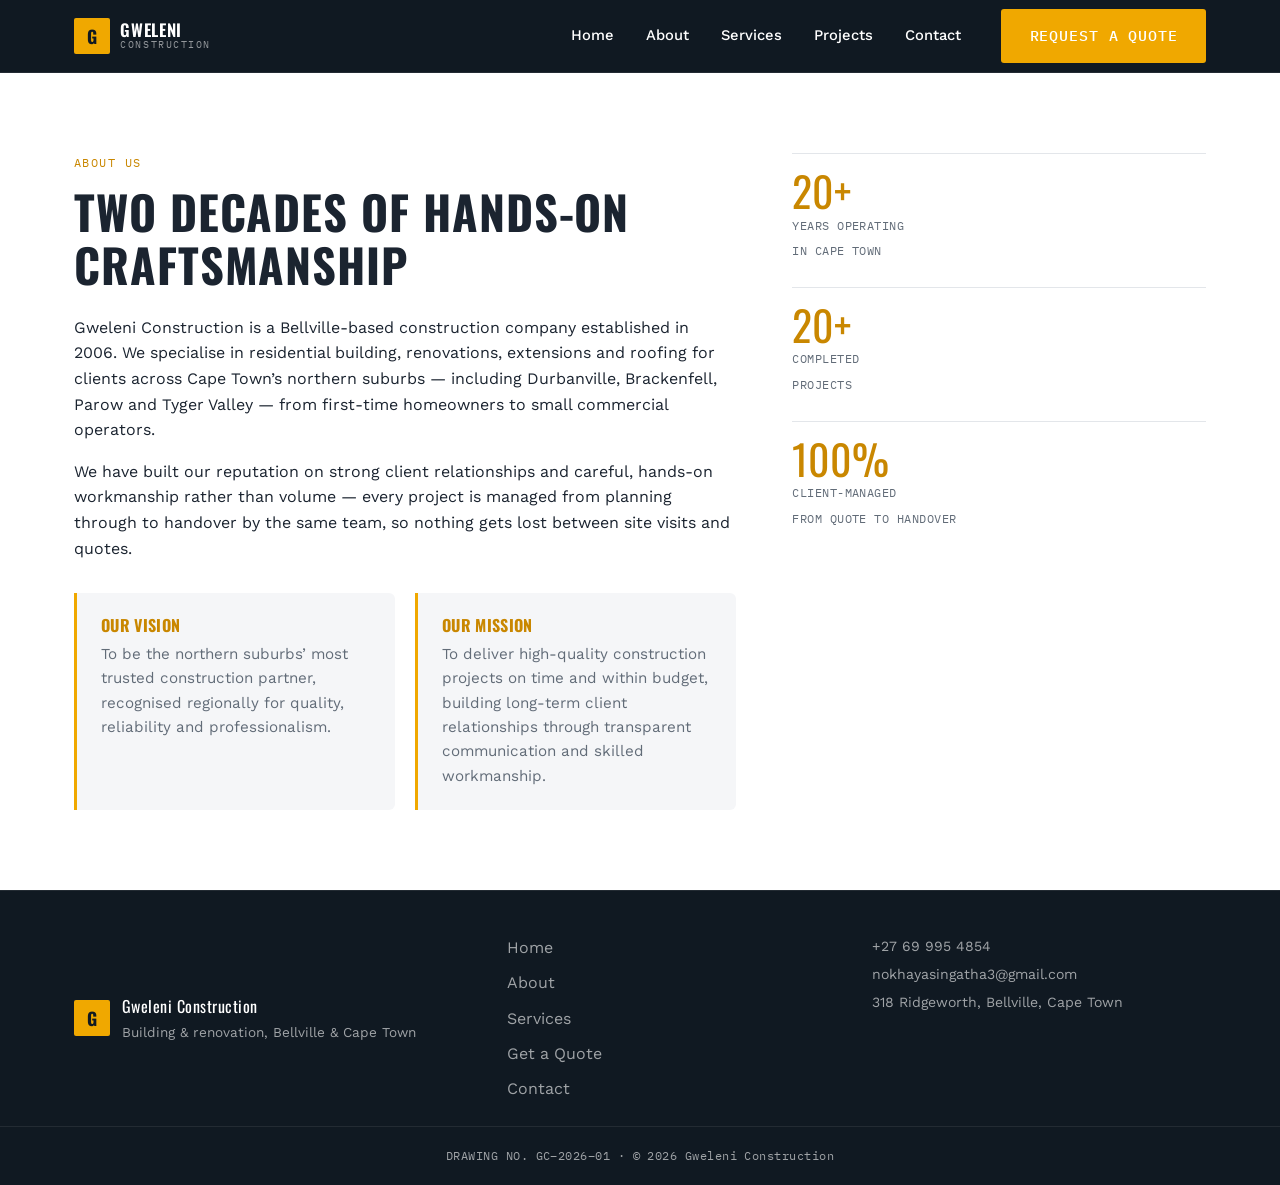
<file: gweleni-site-part2/gweleni-site/about.html>
<!DOCTYPE html>
<html lang="en">
<head>
<meta charset="UTF-8">
<meta name="viewport" content="width=device-width, initial-scale=1.0">
<title>About Us | Gweleni Construction</title>
<meta name="description" content="Gweleni Construction is a Bellville-based building company established in 2006, serving Cape Town's northern suburbs.">
<link rel="preconnect" href="https://fonts.googleapis.com">
<link rel="preconnect" href="https://fonts.gstatic.com" crossorigin>
<link href="https://fonts.googleapis.com/css2?family=Oswald:wght@500;600;700&family=Work+Sans:wght@400;500;600&family=IBM+Plex+Mono:wght@500&display=swap" rel="stylesheet">
<link rel="stylesheet" href="css/style.css">
</head>
<body>

<input type="checkbox" id="nav-toggle" class="nav-toggle-input">

<!-- Site header and main navigation: identical on every page -->
<header class="site-header">
  <div class="header-inner">
    <a href="index.html" class="logo">
      <span class="logo-mark" aria-hidden="true">G</span>
      <span class="logo-text">GWELENI<span class="logo-sub">CONSTRUCTION</span></span>
    </a>

    <label for="nav-toggle" class="nav-toggle-btn" aria-label="Open menu">
      <span></span><span></span><span></span>
    </label>

    <nav class="main-nav" aria-label="Main navigation">
      <a href="index.html">Home</a>
      <a href="about.html">About</a>
      <a href="services.html">Services</a>
      <a href="index.html#projects">Projects</a>
      <a href="contact.html">Contact</a>
      <a href="enquiry.html" class="btn btn-gold nav-cta">Request a Quote</a>
    </nav>
  </div>
</header>

<main>

  <!-- Full About Us content: company story, mission, vision, key stats.
       Split into a wide copy column and a narrow stats sidebar (.about-grid
       in the shared stylesheet) so the key numbers stay visible next to the
       story instead of being buried below it. -->
  <section class="about" id="about">
    <div class="section-inner about-grid">
      <div class="about-copy">
        <p class="eyebrow">About Us</p>
        <h1>Two decades of hands&#8209;on craftsmanship</h1>
        <p>Gweleni Construction is a Bellville-based construction company established in 2006.
          We specialise in residential building, renovations, extensions and roofing for
          clients across Cape Town&rsquo;s northern suburbs &mdash; including Durbanville,
          Brackenfell, Parow and Tyger Valley &mdash; from first-time homeowners to small
          commercial operators.</p>
        <p>We have built our reputation on strong client relationships and careful, hands-on
          workmanship rather than volume &mdash; every project is managed from planning through
          to handover by the same team, so nothing gets lost between site visits and quotes.</p>

        <!-- Vision and mission are kept as two short, separate cards rather
             than one merged paragraph, since they answer different
             questions (where the company is going vs. how it delivers day
             to day) and are easier to scan side by side. -->
        <div class="mission-vision">
          <div class="mv-card">
            <h2>Our Vision</h2>
            <p>To be the northern suburbs&rsquo; most trusted construction partner, recognised
              regionally for quality, reliability and professionalism.</p>
          </div>
          <div class="mv-card">
            <h2>Our Mission</h2>
            <p>To deliver high-quality construction projects on time and within budget, building
              long-term client relationships through transparent communication and skilled
              workmanship.</p>
          </div>
        </div>
      </div>

      <!-- <aside> is the correct element here since the stats support the
           main story but aren't part of its reading order; aria-label gives
           it an accessible name since it has no visible heading of its
           own. -->
      <aside class="about-stats" aria-label="Company statistics">
        <div class="stat">
          <span class="stat-num">20+</span>
          <span class="stat-label">Years operating<br>in Cape Town</span>
        </div>
        <div class="stat">
          <span class="stat-num">20+</span>
          <span class="stat-label">Completed<br>projects</span>
        </div>
        <div class="stat">
          <span class="stat-num">100%</span>
          <span class="stat-label">Client-managed<br>from quote to handover</span>
        </div>
      </aside>
    </div>
  </section>

</main>

<!-- Footer / title block: identical on every page -->
<footer class="site-footer">
  <div class="section-inner footer-inner">
    <div class="footer-brand">
      <span class="logo-mark" aria-hidden="true">G</span>
      <div>
        <p class="footer-name">Gweleni Construction</p>
        <p class="footer-tag">Building &amp; renovation, Bellville &amp; Cape Town</p>
      </div>
    </div>

    <nav class="footer-links" aria-label="Footer navigation">
      <a href="index.html">Home</a>
      <a href="about.html">About</a>
      <a href="services.html">Services</a>
      <a href="enquiry.html">Get a Quote</a>
      <a href="contact.html">Contact</a>
    </nav>

    <div class="footer-contact">
      <a href="tel:+27699954854">+27 69 995 4854</a>
      <a href="mailto:nokhayasingatha3@gmail.com">nokhayasingatha3@gmail.com</a>
      <span>318 Ridgeworth, Bellville, Cape Town</span>
    </div>
  </div>
  <p class="footer-stamp">DRAWING NO. GC&ndash;2026&ndash;01 &middot; &copy; 2026 Gweleni Construction</p>
</footer>

</body>
</html>
</file>
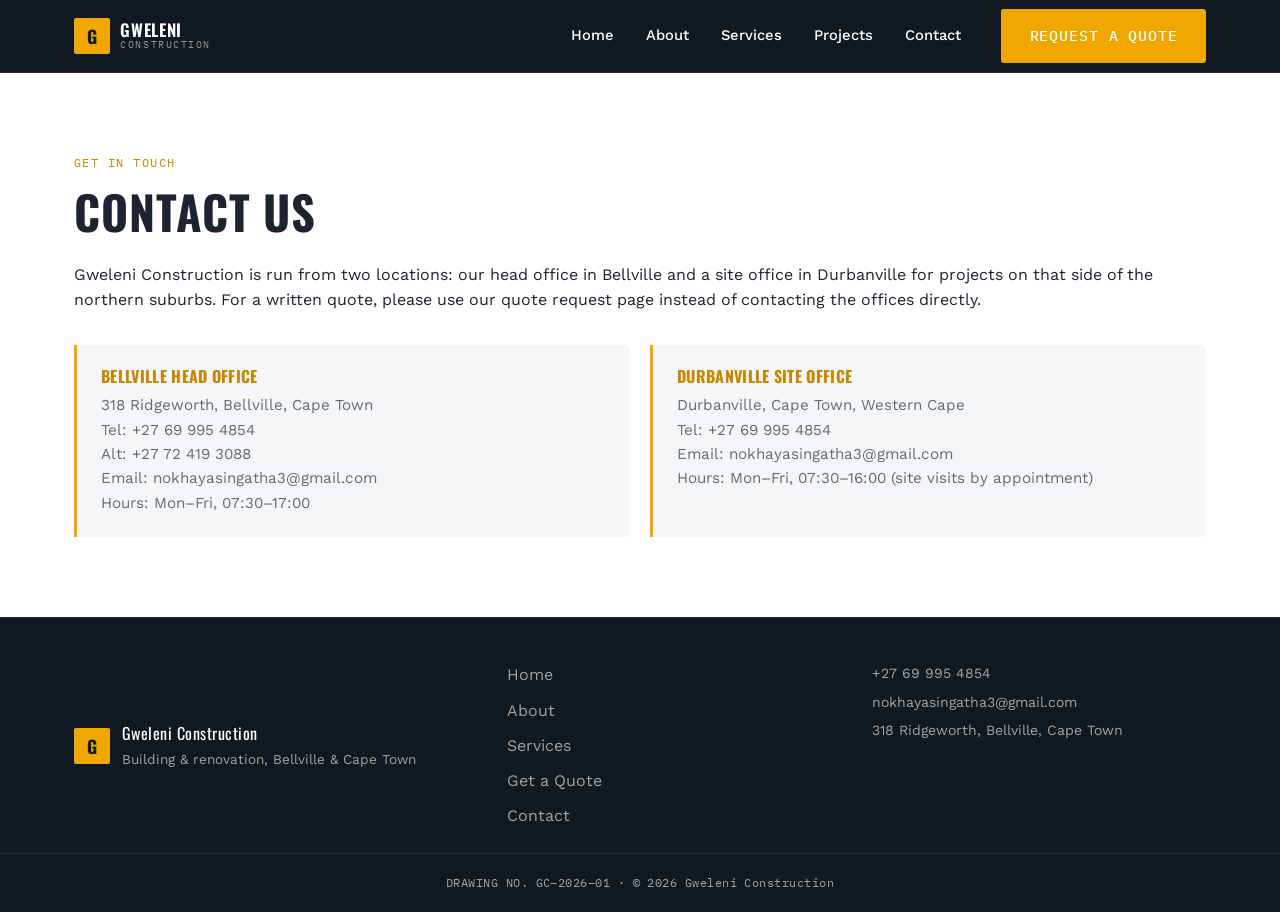
<file: gweleni-site-part2/gweleni-site/contact.html>
<!DOCTYPE html>
<html lang="en">
<head>
<meta charset="UTF-8">
<meta name="viewport" content="width=device-width, initial-scale=1.0">
<title>Contact Us | Gweleni Construction</title>
<meta name="description" content="Contact Gweleni Construction's Bellville head office or Durbanville site office.">
<link rel="preconnect" href="https://fonts.googleapis.com">
<link rel="preconnect" href="https://fonts.gstatic.com" crossorigin>
<link href="https://fonts.googleapis.com/css2?family=Oswald:wght@500;600;700&family=Work+Sans:wght@400;500;600&family=IBM+Plex+Mono:wght@500&display=swap" rel="stylesheet">
<link rel="stylesheet" href="css/style.css">
</head>
<body>

<input type="checkbox" id="nav-toggle" class="nav-toggle-input">

<header class="site-header">
  <div class="header-inner">
    <a href="index.html" class="logo">
      <span class="logo-mark" aria-hidden="true">G</span>
      <span class="logo-text">GWELENI<span class="logo-sub">CONSTRUCTION</span></span>
    </a>

    <label for="nav-toggle" class="nav-toggle-btn" aria-label="Open menu">
      <span></span><span></span><span></span>
    </label>

    <nav class="main-nav" aria-label="Main navigation">
      <a href="index.html">Home</a>
      <a href="about.html">About</a>
      <a href="services.html">Services</a>
      <a href="index.html#projects">Projects</a>
      <a href="contact.html">Contact</a>
      <a href="enquiry.html" class="btn btn-gold nav-cta">Request a Quote</a>
    </nav>
  </div>
</header>

<main>

  <!-- Contact details for both offices. This page is deliberately
       information-only (no form) — visitors who want a quote are pointed to
       enquiry.html instead, so there's a single place handling form
       submissions rather than two separate forms to maintain. -->
  <section class="about" id="contact">
    <div class="section-inner">
      <p class="eyebrow">Get In Touch</p>
      <h1>Contact us</h1>
      <p>Gweleni Construction is run from two locations: our head office in Bellville and a site
        office in Durbanville for projects on that side of the northern suburbs. For a written
        quote, please use our <a href="enquiry.html">quote request page</a> instead of contacting
        the offices directly.</p>

      <!-- Reuses the .mission-vision two-card layout from about.html rather
           than writing a new grid, since it's the same "two short blocks
           side by side" pattern — keeps the stylesheet smaller and the two
           pages visually consistent. -->
      <div class="mission-vision">
        <div class="mv-card">
          <h2>Bellville Head Office</h2>
          <p>318 Ridgeworth, Bellville, Cape Town<br>
            Tel: <a href="tel:+27699954854">+27 69 995 4854</a><br>
            Alt: <a href="tel:+27724193088">+27 72 419 3088</a><br>
            Email: <a href="mailto:nokhayasingatha3@gmail.com">nokhayasingatha3@gmail.com</a><br>
            Hours: Mon&ndash;Fri, 07:30&ndash;17:00</p>
        </div>
        <div class="mv-card">
          <h2>Durbanville Site Office</h2>
          <p>Durbanville, Cape Town, Western Cape<br>
            Tel: <a href="tel:+27699954854">+27 69 995 4854</a><br>
            Email: <a href="mailto:nokhayasingatha3@gmail.com">nokhayasingatha3@gmail.com</a><br>
            Hours: Mon&ndash;Fri, 07:30&ndash;16:00 (site visits by appointment)</p>
        </div>
      </div>
    </div>
  </section>

</main>

<footer class="site-footer">
  <div class="section-inner footer-inner">
    <div class="footer-brand">
      <span class="logo-mark" aria-hidden="true">G</span>
      <div>
        <p class="footer-name">Gweleni Construction</p>
        <p class="footer-tag">Building &amp; renovation, Bellville &amp; Cape Town</p>
      </div>
    </div>

    <nav class="footer-links" aria-label="Footer navigation">
      <a href="index.html">Home</a>
      <a href="about.html">About</a>
      <a href="services.html">Services</a>
      <a href="enquiry.html">Get a Quote</a>
      <a href="contact.html">Contact</a>
    </nav>

    <div class="footer-contact">
      <a href="tel:+27699954854">+27 69 995 4854</a>
      <a href="mailto:nokhayasingatha3@gmail.com">nokhayasingatha3@gmail.com</a>
      <span>318 Ridgeworth, Bellville, Cape Town</span>
    </div>
  </div>
  <p class="footer-stamp">DRAWING NO. GC&ndash;2026&ndash;01 &middot; &copy; 2026 Gweleni Construction</p>
</footer>

</body>
</html>
</file>
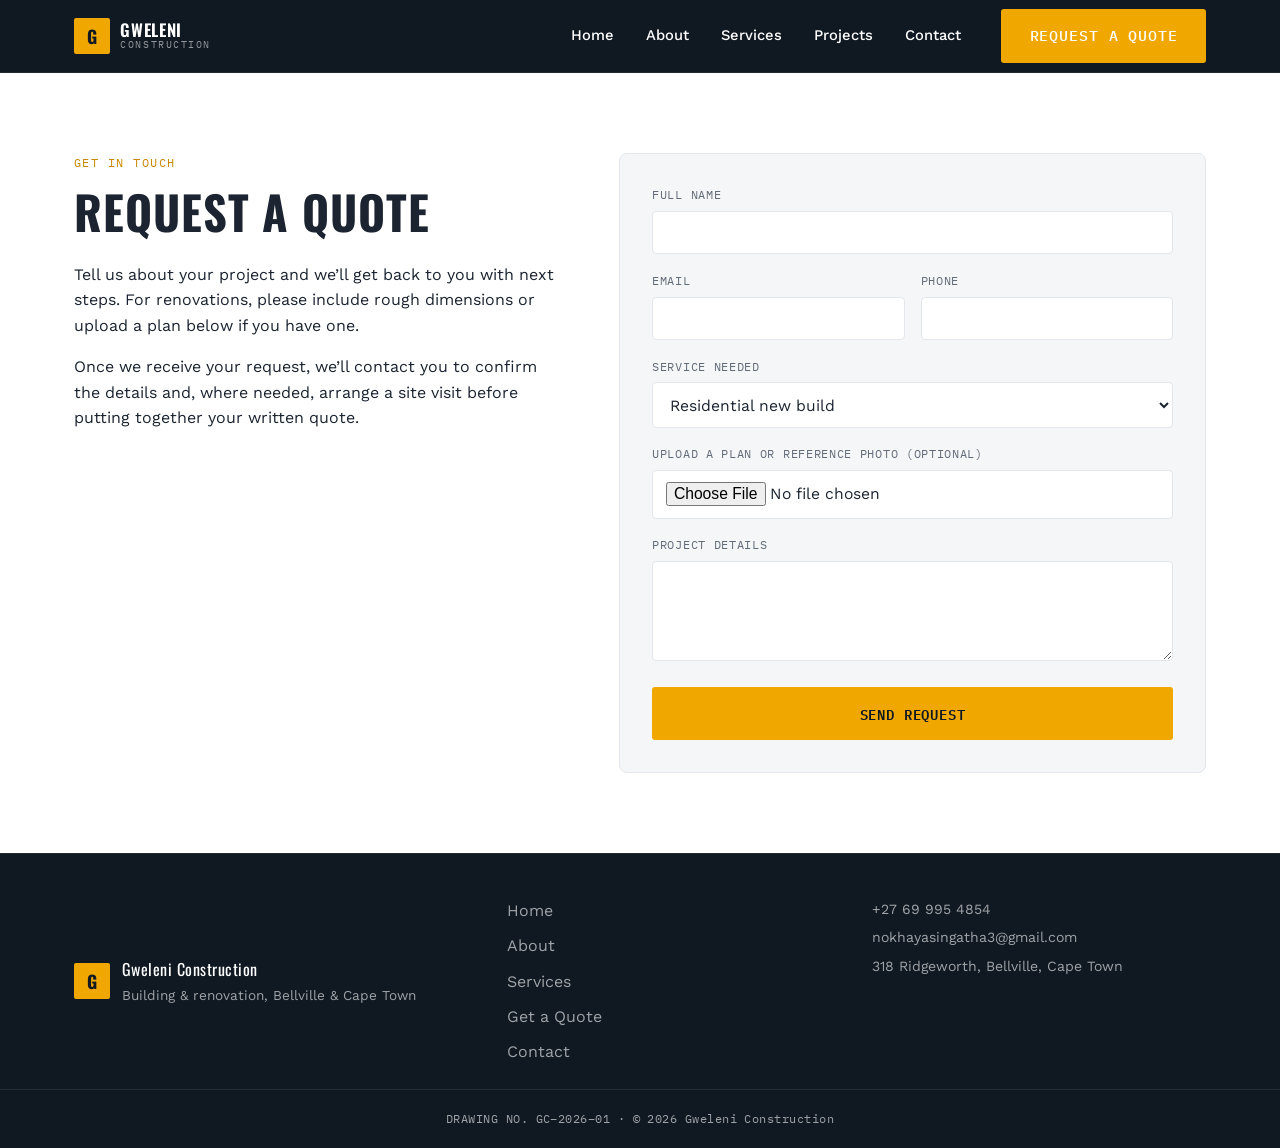
<file: gweleni-site-part2/gweleni-site/enquiry.html>
<!DOCTYPE html>
<html lang="en">
<head>
<meta charset="UTF-8">
<meta name="viewport" content="width=device-width, initial-scale=1.0">
<title>Request a Quote | Gweleni Construction</title>
<meta name="description" content="Request a free quote from Gweleni Construction for your building, renovation or roofing project.">
<link rel="preconnect" href="https://fonts.googleapis.com">
<link rel="preconnect" href="https://fonts.gstatic.com" crossorigin>
<link href="https://fonts.googleapis.com/css2?family=Oswald:wght@500;600;700&family=Work+Sans:wght@400;500;600&family=IBM+Plex+Mono:wght@500&display=swap" rel="stylesheet">
<link rel="stylesheet" href="css/style.css">
</head>
<body>

<input type="checkbox" id="nav-toggle" class="nav-toggle-input">

<header class="site-header">
  <div class="header-inner">
    <a href="index.html" class="logo">
      <span class="logo-mark" aria-hidden="true">G</span>
      <span class="logo-text">GWELENI<span class="logo-sub">CONSTRUCTION</span></span>
    </a>

    <label for="nav-toggle" class="nav-toggle-btn" aria-label="Open menu">
      <span></span><span></span><span></span>
    </label>

    <nav class="main-nav" aria-label="Main navigation">
      <a href="index.html">Home</a>
      <a href="about.html">About</a>
      <a href="services.html">Services</a>
      <a href="index.html#projects">Projects</a>
      <a href="contact.html">Contact</a>
      <a href="enquiry.html" class="btn btn-gold nav-cta">Request a Quote</a>
    </nav>
  </div>
</header>

<main>

  <!-- Quote request form, with a short explanation of what happens next.
       This is the site's one form (see the note on contact.html) — every
       "Get a Quote" / "Request a Free Quote" link across the site points
       here rather than to contact.html. -->
  <section class="contact" id="enquiry">
    <div class="section-inner contact-grid">
      <div class="contact-info">
        <p class="eyebrow">Get In Touch</p>
        <h1>Request a quote</h1>
        <p>Tell us about your project and we&rsquo;ll get back to you with next steps. For
          renovations, please include rough dimensions or upload a plan below if you have one.</p>
        <p>Once we receive your request, we&rsquo;ll contact you to confirm the details and, where
          needed, arrange a site visit before putting together your written quote.</p>
      </div>

      <!-- Native HTML5 validation (required, type="email", type="tel") does
           the field checking here instead of custom JavaScript. Each field
           has a proper <label for="..."> for screen-reader support, and
           form-row-split lays name/email side by side on wider screens,
           stacking to one column on mobile (see .form-row-split in the
           responsive CSS on index.html). -->
      <form class="quote-form" action="#" method="post">
        <div class="form-row">
          <label for="name">Full name</label>
          <input type="text" id="name" name="name" required autocomplete="name">
        </div>

        <div class="form-row form-row-split">
          <div>
            <label for="email">Email</label>
            <input type="email" id="email" name="email" required autocomplete="email">
          </div>
          <div>
            <label for="phone">Phone</label>
            <input type="tel" id="phone" name="phone" autocomplete="tel">
          </div>
        </div>

        <div class="form-row">
          <label for="service">Service needed</label>
          <select id="service" name="service">
            <option value="new-build">Residential new build</option>
            <option value="kitchen">Kitchen renovation</option>
            <option value="bathroom">Bathroom renovation</option>
            <option value="extension">Home extension</option>
            <option value="roofing">Roofing</option>
            <option value="commercial">Commercial fit-out</option>
          </select>
        </div>

        <div class="form-row">
          <label for="plan">Upload a plan or reference photo (optional)</label>
          <input type="file" id="plan" name="plan" accept="image/*,.pdf">
        </div>

        <div class="form-row">
          <label for="message">Project details</label>
          <textarea id="message" name="message" rows="4" required></textarea>
        </div>

        <button type="submit" class="btn btn-gold btn-full">Send Request</button>
      </form>
    </div>
  </section>

</main>

<footer class="site-footer">
  <div class="section-inner footer-inner">
    <div class="footer-brand">
      <span class="logo-mark" aria-hidden="true">G</span>
      <div>
        <p class="footer-name">Gweleni Construction</p>
        <p class="footer-tag">Building &amp; renovation, Bellville &amp; Cape Town</p>
      </div>
    </div>

    <nav class="footer-links" aria-label="Footer navigation">
      <a href="index.html">Home</a>
      <a href="about.html">About</a>
      <a href="services.html">Services</a>
      <a href="enquiry.html">Get a Quote</a>
      <a href="contact.html">Contact</a>
    </nav>

    <div class="footer-contact">
      <a href="tel:+27699954854">+27 69 995 4854</a>
      <a href="mailto:nokhayasingatha3@gmail.com">nokhayasingatha3@gmail.com</a>
      <span>318 Ridgeworth, Bellville, Cape Town</span>
    </div>
  </div>
  <p class="footer-stamp">DRAWING NO. GC&ndash;2026&ndash;01 &middot; &copy; 2026 Gweleni Construction</p>
</footer>

</body>
</html>
</file>
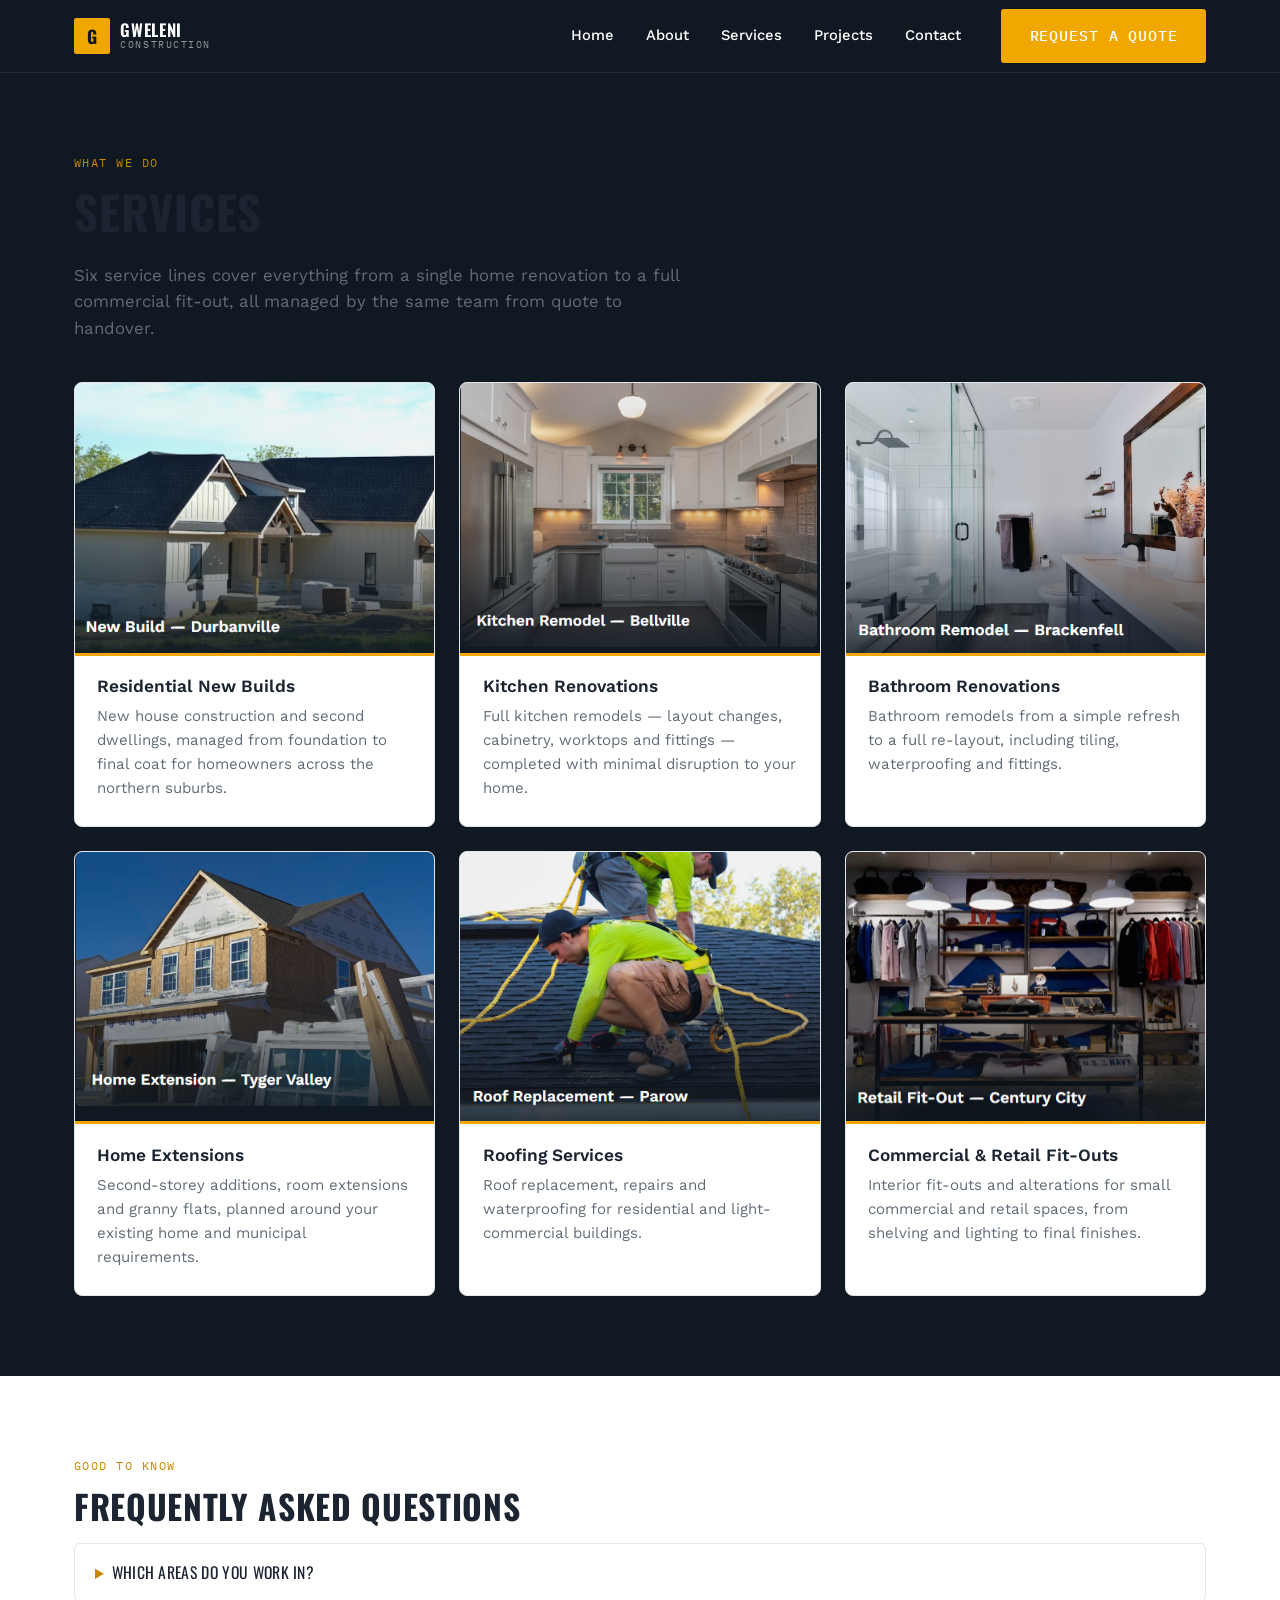
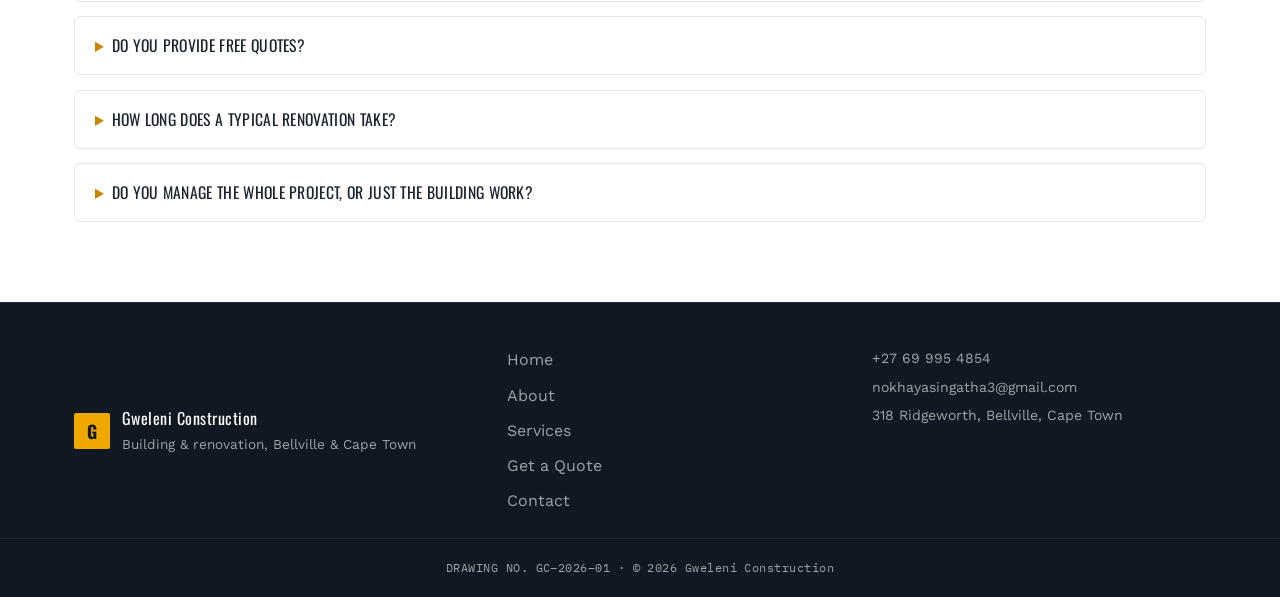
<file: gweleni-site-part2/gweleni-site/services.html>
<!DOCTYPE html>
<html lang="en">
<head>
<meta charset="UTF-8">
<meta name="viewport" content="width=device-width, initial-scale=1.0">
<title>Services | Gweleni Construction</title>
<meta name="description" content="Residential new builds, kitchen and bathroom renovations, home extensions, roofing and commercial fit-outs from Gweleni Construction.">
<link rel="preconnect" href="https://fonts.googleapis.com">
<link rel="preconnect" href="https://fonts.gstatic.com" crossorigin>
<link href="https://fonts.googleapis.com/css2?family=Oswald:wght@500;600;700&family=Work+Sans:wght@400;500;600&family=IBM+Plex+Mono:wght@500&display=swap" rel="stylesheet">
<link rel="stylesheet" href="css/style.css">
</head>
<body>

<input type="checkbox" id="nav-toggle" class="nav-toggle-input">

<header class="site-header">
  <div class="header-inner">
    <a href="index.html" class="logo">
      <span class="logo-mark" aria-hidden="true">G</span>
      <span class="logo-text">GWELENI<span class="logo-sub">CONSTRUCTION</span></span>
    </a>

    <label for="nav-toggle" class="nav-toggle-btn" aria-label="Open menu">
      <span></span><span></span><span></span>
    </label>

    <nav class="main-nav" aria-label="Main navigation">
      <a href="index.html">Home</a>
      <a href="about.html">About</a>
      <a href="services.html">Services</a>
      <a href="index.html#projects">Projects</a>
      <a href="contact.html">Contact</a>
      <a href="enquiry.html" class="btn btn-gold nav-cta">Request a Quote</a>
    </nav>
  </div>
</header>

<main>

  <!-- Full services list: six categories, each backed by a real project photo -->
  <section class="services" id="services">
    <div class="section-inner">
      <p class="eyebrow">What We Do</p>
      <h1>Services</h1>
      <p class="section-lead">Six service lines cover everything from a single home renovation to
        a full commercial fit-out, all managed by the same team from quote to handover.</p>

      <!-- Each service is an <article> because it's a self-contained unit
           (image + heading + description) that would still make sense if
           pulled out and shown on its own, e.g. shared or listed elsewhere.
           Images use loading="lazy" since they're below the fold on load,
           and each alt text names both the work shown and its location to
           double as descriptive, locally-relevant content, not just an
           accessibility fallback. -->
      <div class="service-tiles">
        <article class="service-tile">
          <img src="images/new-home-build.png" alt="New double-storey home under construction in Durbanville" loading="lazy">
          <div class="service-tile-body">
            <h2>Residential New Builds</h2>
            <p>New house construction and second dwellings, managed from foundation to final
              coat for homeowners across the northern suburbs.</p>
          </div>
        </article>

        <article class="service-tile">
          <img src="images/kitchen-renovation.png" alt="Renovated white kitchen with under-cabinet lighting in Bellville" loading="lazy">
          <div class="service-tile-body">
            <h2>Kitchen Renovations</h2>
            <p>Full kitchen remodels &mdash; layout changes, cabinetry, worktops and fittings
              &mdash; completed with minimal disruption to your home.</p>
          </div>
        </article>

        <article class="service-tile">
          <img src="images/bathroom-renovation.png" alt="Renovated bathroom with glass shower and wooden-framed mirror in Brackenfell" loading="lazy">
          <div class="service-tile-body">
            <h2>Bathroom Renovations</h2>
            <p>Bathroom remodels from a simple refresh to a full re-layout, including tiling,
              waterproofing and fittings.</p>
          </div>
        </article>

        <article class="service-tile">
          <img src="images/home-extension.png" alt="Home extension under construction with roof trusses in Tyger Valley" loading="lazy">
          <div class="service-tile-body">
            <h2>Home Extensions</h2>
            <p>Second-storey additions, room extensions and granny flats, planned around your
              existing home and municipal requirements.</p>
          </div>
        </article>

        <article class="service-tile">
          <img src="images/roof-replacement.png" alt="Roofing team replacing shingles on a residential roof in Parow" loading="lazy">
          <div class="service-tile-body">
            <h2>Roofing Services</h2>
            <p>Roof replacement, repairs and waterproofing for residential and light-commercial
              buildings.</p>
          </div>
        </article>

        <article class="service-tile">
          <img src="images/retail-fitout.png" alt="Completed retail store interior fit-out in Century City" loading="lazy">
          <div class="service-tile-body">
            <h2>Commercial &amp; Retail Fit-Outs</h2>
            <p>Interior fit-outs and alterations for small commercial and retail spaces, from
              shelving and lighting to final finishes.</p>
          </div>
        </article>
      </div>
    </div>
  </section>

  <!-- FAQ section: common questions, using the semantic <details>/<summary>
       disclosure elements. This gives working expand/collapse behaviour for
       free, with no JavaScript and no extra ARIA attributes needed, because
       the browser handles the open/closed state and keyboard interaction
       natively. -->
  <section class="about" id="faq">
    <div class="section-inner">
      <p class="eyebrow">Good to Know</p>
      <h2>Frequently asked questions</h2>

      <details>
        <summary>Which areas do you work in?</summary>
        <p>We are based in Bellville and mainly work across Cape Town&rsquo;s northern suburbs,
          including Durbanville, Brackenfell, Parow, Tyger Valley and Century City.</p>
      </details>

      <details>
        <summary>Do you provide free quotes?</summary>
        <p>Yes. Send us your project details through the <a href="enquiry.html">quote request
          page</a> and we will get back to you with next steps.</p>
      </details>

      <details>
        <summary>How long does a typical renovation take?</summary>
        <p>It depends on scope: a bathroom renovation usually takes two to three weeks, while a
          kitchen renovation or home extension can take several weeks to a few months. We&rsquo;ll
          give you a realistic timeline as part of your quote.</p>
      </details>

      <details>
        <summary>Do you manage the whole project, or just the building work?</summary>
        <p>We manage the full project &mdash; planning, scheduling and quality control &mdash;
          from the initial quote through to handover, so you deal with one team throughout.</p>
      </details>
    </div>
  </section>

</main>

<footer class="site-footer">
  <div class="section-inner footer-inner">
    <div class="footer-brand">
      <span class="logo-mark" aria-hidden="true">G</span>
      <div>
        <p class="footer-name">Gweleni Construction</p>
        <p class="footer-tag">Building &amp; renovation, Bellville &amp; Cape Town</p>
      </div>
    </div>

    <nav class="footer-links" aria-label="Footer navigation">
      <a href="index.html">Home</a>
      <a href="about.html">About</a>
      <a href="services.html">Services</a>
      <a href="enquiry.html">Get a Quote</a>
      <a href="contact.html">Contact</a>
    </nav>

    <div class="footer-contact">
      <a href="tel:+27699954854">+27 69 995 4854</a>
      <a href="mailto:nokhayasingatha3@gmail.com">nokhayasingatha3@gmail.com</a>
      <span>318 Ridgeworth, Bellville, Cape Town</span>
    </div>
  </div>
  <p class="footer-stamp">DRAWING NO. GC&ndash;2026&ndash;01 &middot; &copy; 2026 Gweleni Construction</p>
</footer>

</body>
</html>
</file>
<file: gweleni-site-part2/gweleni-site/css/style.css>
/* ==========================================================================
   Gweleni Construction — external stylesheet
   Linked from every page (index, about, services, enquiry, contact) so the
   whole site shares one design system instead of each page styling itself.

   Colour   — navy #101922, navy-light #1C2938, navy-card #212F40,
              gold #F0A800, gold-dark #C98700, paper #F5F6F8, ink #1B2430,
              steel #626C78, white #FFFFFF, line #E3E6EA
   Type     — Oswald (display), Work Sans (body), IBM Plex Mono (labels)
   ========================================================================== */

/* ---- 1. Design tokens ----------------------------------------------------
   Every colour and font used on the site is defined once here as a CSS
   custom property, taking advantage of the "cascading" nature of CSS: the
   whole palette/typeface pairing can be changed from this one place instead
   of hunting through every rule below. */
:root {
  --navy: #101922;
  --navy-light: #1C2938;
  --navy-card: #212F40;
  --gold: #F0A800;
  --gold-dark: #C98700;
  --paper: #F5F6F8;
  --ink: #1B2430;
  --steel: #626C78;
  --white: #FFFFFF;
  --line: #E3E6EA;

  --font-display: 'Oswald', 'Arial Narrow', sans-serif;
  --font-body: 'Work Sans', -apple-system, BlinkMacSystemFont, sans-serif;
  --font-mono: 'IBM Plex Mono', 'Courier New', monospace;

  --max-width: 1180px;
}

/* ---- 2. Reset / base style --------------------------------------------- */
* { box-sizing: border-box; }
html { scroll-behavior: smooth; }

body {
  margin: 0;
  font-family: var(--font-body);
  color: var(--ink);
  background: var(--paper);
  line-height: 1.6;
  font-size: 1rem;
}

img, svg { max-width: 100%; display: block; }
a { color: inherit; text-decoration: none; }

/* ---- 3. Typography styles ----------------------------------------------
   Headings use a fluid clamp() scale (min, preferred-vw, max) so font size
   already responds continuously to viewport width; the media queries near
   the bottom of this file layer on top of that for the breakpoints where
   line-length/whitespace also need to change, not just raw size. */
h1, h2, h3, h4 {
  font-family: var(--font-display);
  text-transform: uppercase;
  letter-spacing: 0.02em;
  margin: 0 0 0.5em;
  line-height: 1.15;
  color: var(--ink);
}
h1 { font-size: clamp(2rem, 4.4vw, 2.9rem); }
h2 { font-size: clamp(1.5rem, 3vw, 2.1rem); }
.text-light, .text-light h2 { color: var(--white); }

p { margin: 0 0 1em; }

.section-inner { max-width: var(--max-width); margin: 0 auto; padding: 5rem 1.5rem; }

.eyebrow {
  font-family: var(--font-mono);
  font-size: 0.78rem;
  letter-spacing: 0.12em;
  text-transform: uppercase;
  color: var(--gold-dark);
  margin: 0 0 0.75rem;
}
.eyebrow-light { color: var(--gold); }

.section-lead { max-width: 620px; color: var(--steel); font-size: 1.05rem; }
.section-lead-light { color: rgba(255,255,255,0.75); }

/* ---- 4. Buttons ---------------------------------------------------------
   :hover, :active and :focus-visible pseudo-classes give every button a
   distinct state for pointer hover, pointer/keyboard press, and keyboard
   focus. */
.btn {
  display: inline-block;
  font-family: var(--font-mono);
  font-size: 0.85rem;
  letter-spacing: 0.06em;
  text-transform: uppercase;
  padding: 0.9rem 1.7rem;
  border-radius: 3px;
  border: 1.5px solid transparent;
  cursor: pointer;
  transition: background-color 0.15s ease, color 0.15s ease, border-color 0.15s ease, transform 0.15s ease;
}
.btn:active { transform: translateY(1px); }

.btn-gold { background: var(--gold); color: var(--navy); font-weight: 600; }
.btn-gold:hover { background: var(--gold-dark); transform: translateY(-1px); }

.btn-outline-light, .btn-ghost { border-color: rgba(255,255,255,0.55); color: var(--white); }
.btn-outline-light:hover, .btn-ghost:hover { background: rgba(255,255,255,0.12); }

.btn-full { width: 100%; text-align: center; }

/* ---- 5. Header / nav -----------------------------------------------------
   Mobile menu uses the "checkbox hack": a hidden checkbox (#nav-toggle in
   the HTML) is toggled by the hamburger <label>, and CSS alone (no
   JavaScript) reads its :checked state below to expand/collapse .main-nav
   on small screens. The checkbox itself is never shown to the user. */
.nav-toggle-input { display: none; }

.site-header {
  position: sticky;
  top: 0;
  z-index: 50;
  background: var(--navy);
  border-bottom: 1px solid rgba(255,255,255,0.08);
}

.header-inner {
  max-width: var(--max-width);
  margin: 0 auto;
  padding: 0 1.5rem;
  height: 72px;
  display: flex;
  align-items: center;
  justify-content: space-between;
}

.logo { display: flex; align-items: center; gap: 0.65rem; color: var(--white); }
.logo-mark {
  width: 36px; height: 36px;
  background: var(--gold); color: var(--navy);
  font-family: var(--font-display); font-weight: 700;
  display: flex; align-items: center; justify-content: center;
  font-size: 1.1rem; flex-shrink: 0; border-radius: 2px;
}
.logo-text { font-family: var(--font-display); font-weight: 600; font-size: 1.05rem; letter-spacing: 0.04em; line-height: 1.1; }
.logo-sub { display: block; font-family: var(--font-mono); font-size: 0.6rem; letter-spacing: 0.16em; color: rgba(255,255,255,0.55); font-weight: 400; }

.main-nav { display: flex; align-items: center; gap: 2rem; }
.main-nav a { color: var(--white); font-size: 0.92rem; font-weight: 500; }
.main-nav a:not(.btn):hover { color: var(--gold); }
/* :first-child / :last-child give the first and last nav links their own
   treatment without needing an extra class on either one. */
.main-nav a:first-child { padding-left: 0; }
.main-nav a.nav-cta:last-child { margin-left: 0.5rem; }
.nav-cta { margin-left: 0.5rem; }

.nav-toggle-btn { display: none; flex-direction: column; gap: 5px; cursor: pointer; width: 26px; }
.nav-toggle-btn span { height: 2px; background: var(--white); border-radius: 1px; }

/* ---- 6. Hero -------------------------------------------------------------*/
.hero {
  position: relative;
  color: var(--white);
  overflow: hidden;
  min-height: 620px;
  display: flex;
  align-items: center;
}
.hero-bg { position: absolute; inset: 0; width: 100%; height: 100%; object-fit: cover; z-index: 0; }
.hero-scrim {
  position: absolute; inset: 0; z-index: 1;
  background: linear-gradient(100deg, rgba(16,25,34,0.94) 0%, rgba(16,25,34,0.78) 38%, rgba(16,25,34,0.35) 75%);
}
.hero-inner { position: relative; z-index: 2; max-width: var(--max-width); margin: 0 auto; padding: 7rem 1.5rem; }
.hero-title { font-size: clamp(2.3rem, 5.5vw, 3.6rem); max-width: 15ch; margin-bottom: 0.5em; }
.hero-sub { max-width: 46ch; color: rgba(255,255,255,0.82); font-size: 1.08rem; }
.hero-actions { display: flex; gap: 1rem; margin-top: 2rem; flex-wrap: wrap; }

/* ---- 7. Services (home page teaser cards) --------------------------------*/
.services { background: var(--navy); }
.services-grid {
  display: grid;
  grid-template-columns: repeat(4, 1fr);
  gap: 1.25rem;
  margin-top: 2.5rem;
}
.service-card {
  background: var(--navy-card);
  border: 1px solid rgba(255,255,255,0.06);
  border-radius: 6px;
  padding: 1.75rem 1.5rem;
  transition: border-color 0.15s ease, transform 0.15s ease;
}
.service-card:hover { border-color: var(--gold); transform: translateY(-3px); }
.service-icon {
  display: flex; align-items: center; justify-content: center;
  width: 42px; height: 42px;
  color: var(--gold);
  margin-bottom: 1rem;
}
.service-icon svg { width: 26px; height: 26px; }
.service-card h3 {
  font-family: var(--font-body); text-transform: none; letter-spacing: 0;
  font-size: 1.02rem; font-weight: 600; color: var(--white); margin-bottom: 0.4em;
}
.service-card p { margin: 0; color: rgba(255,255,255,0.6); font-size: 0.92rem; }

/* ---- 7b. Service tiles (services.html full list, with photos) -----------*/
.service-tiles {
  display: grid;
  grid-template-columns: repeat(3, 1fr);
  gap: 1.5rem;
  margin-top: 2.5rem;
}
.service-tile {
  background: var(--white);
  border: 1px solid var(--line);
  border-radius: 8px;
  overflow: hidden;
  display: flex;
  flex-direction: column;
  transition: box-shadow 0.15s ease, transform 0.15s ease;
}
.service-tile:hover { box-shadow: 0 10px 24px rgba(16,25,34,0.1); transform: translateY(-3px); }
.service-tile img { width: 100%; aspect-ratio: 4/3; object-fit: cover; }
.service-tile-body { padding: 1.35rem 1.4rem 1.6rem; border-top: 3px solid var(--gold); }
.service-tile-body h2 {
  font-family: var(--font-body); text-transform: none; letter-spacing: 0;
  font-weight: 600; font-size: 1.08rem; margin-bottom: 0.4em;
}
.service-tile-body p { margin: 0; color: var(--steel); font-size: 0.94rem; }

/* ---- 8. Why choose us ------------------------------------------------------*/
.why { background: var(--paper); }
.why-grid { display: grid; grid-template-columns: 0.9fr 1.1fr; gap: 3.5rem; align-items: center; }
.why-media { border-radius: 8px; overflow: hidden; aspect-ratio: 4/5; }
.why-media img { width: 100%; height: 100%; object-fit: cover; }

.why-list { list-style: none; margin: 1.75rem 0 0; padding: 0; display: grid; grid-template-columns: 1fr 1fr; gap: 0.9rem 1.5rem; }
.why-list li {
  display: flex; align-items: center; gap: 0.6rem;
  background: var(--white); border: 1px solid var(--line);
  padding: 0.85rem 1rem; border-radius: 6px;
  font-weight: 500; font-size: 0.96rem;
}
.why-icon {
  display: inline-flex; align-items: center; justify-content: center;
  width: 22px; height: 22px; border-radius: 50%;
  background: var(--gold); color: var(--navy);
  font-size: 0.75rem; font-weight: 700; flex-shrink: 0;
}

/* ---- 9. Projects / gallery -------------------------------------------------*/
.projects { background: var(--navy); }
.gallery-grid { display: grid; grid-template-columns: repeat(3, 1fr); gap: 1.25rem; margin-top: 2.5rem; }
.gallery-item { position: relative; display: block; aspect-ratio: 4/3; border-radius: 6px; overflow: hidden; }
.gallery-item img { width: 100%; height: 100%; object-fit: cover; transition: transform 0.4s ease; }
.gallery-item:hover img, .gallery-item:focus-visible img { transform: scale(1.06); }
.gallery-item::after {
  content: ""; position: absolute; inset: 0;
  background: linear-gradient(to top, rgba(16,25,34,0.88) 0%, rgba(16,25,34,0.05) 55%);
}
.gallery-caption {
  position: absolute; left: 1rem; bottom: 0.9rem; z-index: 2;
  color: var(--white); font-weight: 600; font-size: 0.98rem;
}
.projects-cta { text-align: center; margin-top: 2.5rem; }

/* ---- 10. Testimonials ---------------------------------------------------*/
.testimonials { position: relative; overflow: hidden; }
.testimonials-bg { position: absolute; inset: 0; width: 100%; height: 100%; object-fit: cover; z-index: 0; }
.testimonials-scrim { position: absolute; inset: 0; z-index: 1; background: rgba(16,25,34,0.90); }
.testimonials .section-inner { position: relative; z-index: 2; }

.testimonial-grid { display: grid; grid-template-columns: repeat(3, 1fr); gap: 1.5rem; margin-top: 2.5rem; }
.testimonial-card {
  background: rgba(255,255,255,0.06);
  border: 1px solid rgba(255,255,255,0.12);
  border-radius: 8px;
  padding: 1.75rem;
  margin: 0;
}
.avatar {
  display: inline-flex; align-items: center; justify-content: center;
  width: 42px; height: 42px; border-radius: 50%;
  background: var(--gold); color: var(--navy);
  font-family: var(--font-display); font-weight: 700; font-size: 0.85rem;
  margin-bottom: 1rem;
}
.testimonial-card blockquote { margin: 0 0 1.25rem; color: rgba(255,255,255,0.85); font-size: 0.98rem; line-height: 1.55; }
.testimonial-card figcaption { display: flex; flex-direction: column; gap: 0.15rem; }
.testimonial-card figcaption strong { color: var(--white); font-size: 0.95rem; }
.testimonial-card figcaption span { color: rgba(255,255,255,0.55); font-size: 0.82rem; font-family: var(--font-mono); }

/* ---- 11. CTA banner -------------------------------------------------------*/
.cta-banner { background: var(--navy-light); }
.cta-inner {
  display: flex; align-items: center; justify-content: space-between;
  gap: 2rem; flex-wrap: wrap; padding-top: 3.5rem; padding-bottom: 3.5rem;
}
.cta-inner h2 { margin-bottom: 0.3em; }
.cta-inner .section-lead { margin: 0; }

/* ---- 12. About page (about.html + reused on contact.html) ---------------*/
.about { background: var(--white); }
.about-grid { display: grid; grid-template-columns: 1.6fr 1fr; gap: 3.5rem; }

.mission-vision { display: grid; grid-template-columns: 1fr 1fr; gap: 1.25rem; margin-top: 2rem; }
.mv-card { background: var(--paper); border-left: 3px solid var(--gold); padding: 1.4rem 1.5rem; border-radius: 0 6px 6px 0; }
.mv-card h2 { font-size: 1rem; color: var(--gold-dark); margin-bottom: 0.5em; }
.mv-card p { margin: 0; color: var(--steel); font-size: 0.95rem; }

.about-stats { display: flex; flex-direction: column; gap: 1.5rem; justify-content: flex-start; }
.stat { border-top: 1px solid var(--line); padding-top: 1rem; }
.stat-num { display: block; font-family: var(--font-display); font-size: 2.6rem; color: var(--gold-dark); line-height: 1; }
.stat-label { font-family: var(--font-mono); font-size: 0.75rem; color: var(--steel); text-transform: uppercase; letter-spacing: 0.04em; }

/* ---- 13. FAQ (services.html) ---------------------------------------------
   The <details>/<summary> pair gives free expand/collapse behaviour; the
   details[open] attribute selector and ::marker pseudo-element below style
   its native open/closed state without any JavaScript. */
details {
  background: var(--white);
  border: 1px solid var(--line);
  border-radius: 6px;
  padding: 1rem 1.25rem;
  margin-top: 0.9rem;
}
details + details { margin-top: 0.9rem; }
details summary {
  font-family: var(--font-display);
  text-transform: uppercase;
  letter-spacing: 0.02em;
  font-size: 0.98rem;
  cursor: pointer;
  color: var(--ink);
}
details summary::marker { color: var(--gold-dark); }
details[open] summary { color: var(--gold-dark); margin-bottom: 0.6em; }
details p { color: var(--steel); font-size: 0.95rem; margin: 0; }

/* ---- 14. Contact / enquiry -------------------------------------------------*/
.contact { background: var(--white); }
.contact-grid { display: grid; grid-template-columns: 1fr 1.2fr; gap: 3.5rem; }
.contact-details { margin: 2rem 0 0; display: grid; gap: 1.1rem; }
.contact-details dt {
  font-family: var(--font-mono); font-size: 0.72rem; text-transform: uppercase;
  letter-spacing: 0.08em; color: var(--gold-dark);
}
.contact-details dd { margin: 0.15rem 0 0; font-size: 1rem; }
.contact-details a:hover { color: var(--gold-dark); }

.quote-form { background: var(--paper); border: 1px solid var(--line); padding: 2rem; border-radius: 8px; }
.form-row { margin-bottom: 1.1rem; }
.form-row-split { display: grid; grid-template-columns: 1fr 1fr; gap: 1rem; }

.quote-form label {
  display: block; font-family: var(--font-mono); font-size: 0.72rem;
  text-transform: uppercase; letter-spacing: 0.06em; color: var(--steel); margin-bottom: 0.4rem;
}
.quote-form input, .quote-form select, .quote-form textarea {
  width: 100%; font-family: var(--font-body); font-size: 0.98rem;
  padding: 0.7rem 0.8rem; border: 1.5px solid var(--line);
  background: var(--white); color: var(--ink); border-radius: 4px;
}
.quote-form input:focus, .quote-form select:focus, .quote-form textarea:focus {
  outline: 2px solid var(--gold-dark); outline-offset: 1px; border-color: var(--gold-dark);
}
.quote-form textarea { resize: vertical; }

/* ---- 15. Footer -------------------------------------------------------------
   grid-template-areas lays the footer out by named region on desktop, then
   the responsive block near the bottom collapses it back to a single
   stacked column for narrow screens. */
.site-footer { background: var(--navy); color: rgba(255,255,255,0.6); border-top: 1px solid rgba(255,255,255,0.08); }
.footer-inner {
  padding: 2.75rem 1.5rem 1.5rem;
  display: grid;
  grid-template-columns: 1.2fr 1fr 1fr;
  grid-template-areas: "brand links contact";
  gap: 2rem;
}
.footer-brand { grid-area: brand; display: flex; align-items: center; gap: 0.75rem; }
.footer-name { font-family: var(--font-display); color: var(--white); margin: 0; font-size: 1rem; letter-spacing: 0.03em; }
.footer-tag { margin: 0.15rem 0 0; font-size: 0.85rem; }
.footer-links { grid-area: links; display: flex; flex-direction: column; gap: 0.6rem; }
.footer-links a:hover { color: var(--gold); }
.footer-contact { grid-area: contact; display: flex; flex-direction: column; gap: 0.35rem; font-size: 0.88rem; align-items: flex-start; }
.footer-contact a:hover { color: var(--gold); }
.footer-stamp {
  font-family: var(--font-mono); font-size: 0.72rem; margin: 0;
  text-align: center; letter-spacing: 0.04em; padding: 1.25rem 1.5rem;
  border-top: 1px solid rgba(255,255,255,0.08);
}

/* ---- 16. Focus visibility (accessibility) ---------------------------------
   :focus-visible (rather than plain :focus) shows the gold outline only for
   keyboard/assistive-tech navigation, not on every mouse click, so sighted
   mouse users don't see a ring on every button press while keyboard users
   still get a clear indicator of where they are on the page. */
a:focus-visible, button:focus-visible, input:focus-visible,
select:focus-visible, textarea:focus-visible, label:focus-visible {
  outline: 2px solid var(--gold); outline-offset: 2px;
}

/* ==========================================================================
   RESPONSIVE DESIGN
   Breakpoints are content-driven rather than tied to specific devices:
   980px is where 4-column/3-column grids and the "why us" 2-column layout
   start feeling cramped on a tablet, 760px is where the header nav no
   longer fits horizontally and switches to the mobile toggle menu, and
   520px is where multi-column grids drop to a single column and body copy
   is given a touch more breathing room for small phones.
   ========================================================================== */

/* --- Tablet (max-width: 980px): layout + a first pass on typography ----- */
@media (max-width: 980px) {
  .services-grid { grid-template-columns: repeat(2, 1fr); }
  .service-tiles { grid-template-columns: repeat(2, 1fr); }
  .gallery-grid { grid-template-columns: repeat(2, 1fr); }
  .why-grid { grid-template-columns: 1fr; }
  .why-media { max-width: 420px; margin: 0 auto; }
  .about-grid { grid-template-columns: 1fr; }
  .about-stats { flex-direction: row; flex-wrap: wrap; }
  .about-stats .stat { flex: 1 1 160px; }

  /* Typography adjustment: tighten the hero and section headings a step
     earlier than the clamp() curve alone would, since at tablet width the
     hero image crop also changes and the text needs less width reserved. */
  .hero-title { font-size: clamp(2rem, 6vw, 3rem); }
  h2 { letter-spacing: 0.01em; }
}

@media (max-width: 899px) {
  .contact-grid { grid-template-columns: 1fr; }
  .footer-inner {
    grid-template-columns: 1fr 1fr;
    grid-template-areas:
      "brand   brand"
      "links   contact";
  }
}

/* --- Mobile (max-width: 760px): navigation menu + layout ---------------- */
@media (max-width: 760px) {
  .nav-toggle-btn { display: flex; }
  .main-nav {
    position: absolute; top: 72px; left: 0; right: 0;
    background: var(--navy); flex-direction: column; align-items: flex-start; gap: 0;
    max-height: 0; overflow: hidden; transition: max-height 0.25s ease;
    border-bottom: 1px solid rgba(255,255,255,0.08);
  }
  .main-nav a { width: 100%; padding: 1rem 1.5rem; border-top: 1px solid rgba(255,255,255,0.06); }
  .nav-cta { margin: 1rem 1.5rem; width: calc(100% - 3rem); text-align: center; }
  .nav-toggle-input:checked ~ .site-header .main-nav { max-height: 460px; }

  .gallery-grid { grid-template-columns: repeat(2, 1fr); }
  .service-tiles { grid-template-columns: 1fr; }
  .why-list { grid-template-columns: 1fr; }
  .testimonial-grid { grid-template-columns: 1fr; }
  .mission-vision { grid-template-columns: 1fr; }
  .form-row-split { grid-template-columns: 1fr; }
  .cta-inner { flex-direction: column; align-items: flex-start; }

  .footer-inner { grid-template-columns: 1fr; grid-template-areas: "brand" "links" "contact"; }

  /* Typography adjustment: base body copy and section leads shrink slightly
     on phones so paragraphs keep a comfortable line length at this width. */
  body { font-size: 0.96rem; }
  .section-lead { font-size: 1rem; }
}

/* --- Small phones (max-width: 520px): images + final layout squeeze ----- */
@media (max-width: 520px) {
  .services-grid { grid-template-columns: 1fr; }
  .gallery-grid { grid-template-columns: 1fr; }
  .section-inner { padding: 3.5rem 1.25rem; }

  /* Image adjustment: hero and gallery images shrink their aspect ratio so
     they don't dominate a small screen, and the "why us" portrait image
     is capped narrower. */
  .hero { min-height: 480px; }
  .why-media { max-width: 260px; }
  .gallery-item, .service-tile img { aspect-ratio: 16/10; }

  /* Typography adjustment: headings drop another step and tighten
     line-height further for narrow single-column reading. */
  h1 { font-size: clamp(1.7rem, 8vw, 2.1rem); }
  .hero-title { font-size: clamp(1.8rem, 8vw, 2.2rem); }
}

/* ---- 17. Reduced motion (accessibility) -------------------------------------
   Respects the OS-level "reduce motion" setting: users who have this turned
   on (often for vestibular disorders or motion sensitivity) get instant
   scrolling and no hover/transition animation instead of the smooth scroll
   and transitions everyone else sees. */
@media (prefers-reduced-motion: reduce) {
  html { scroll-behavior: auto; }
  * { transition: none !important; }
}
</file>
